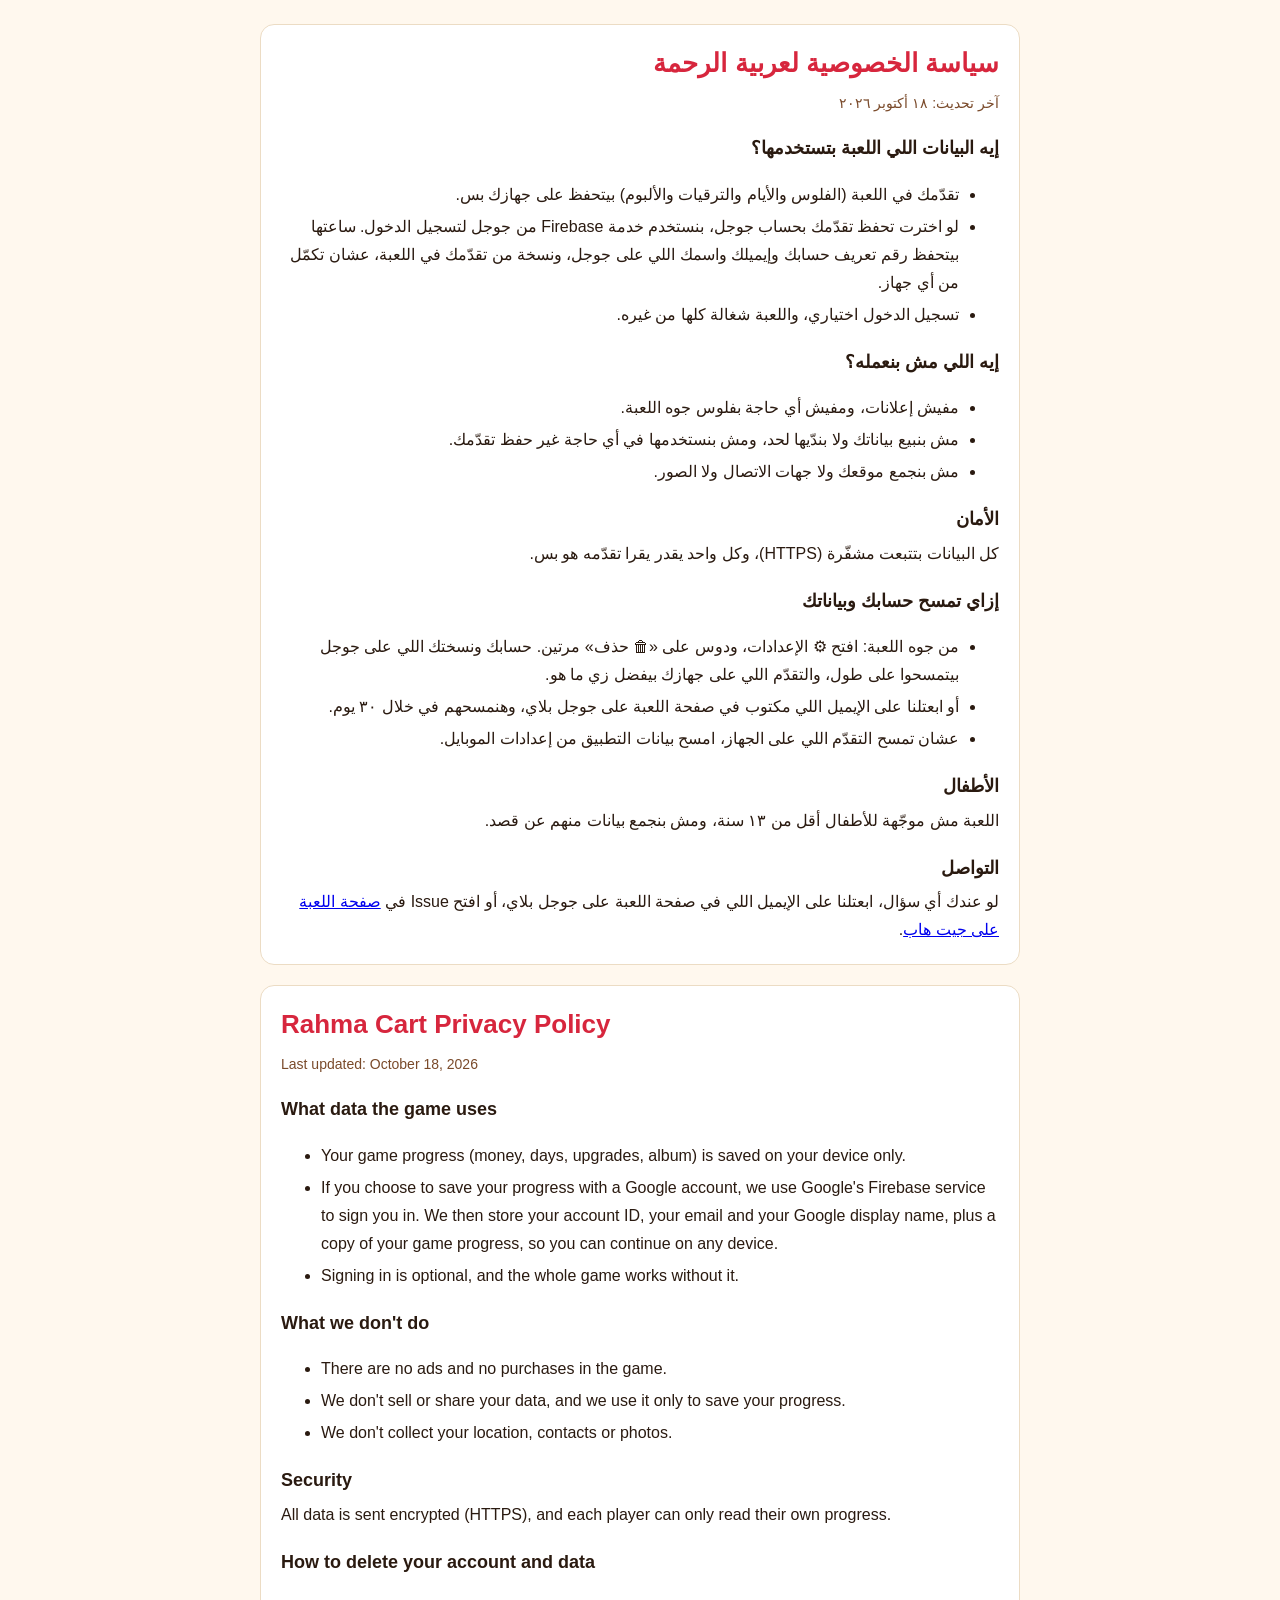
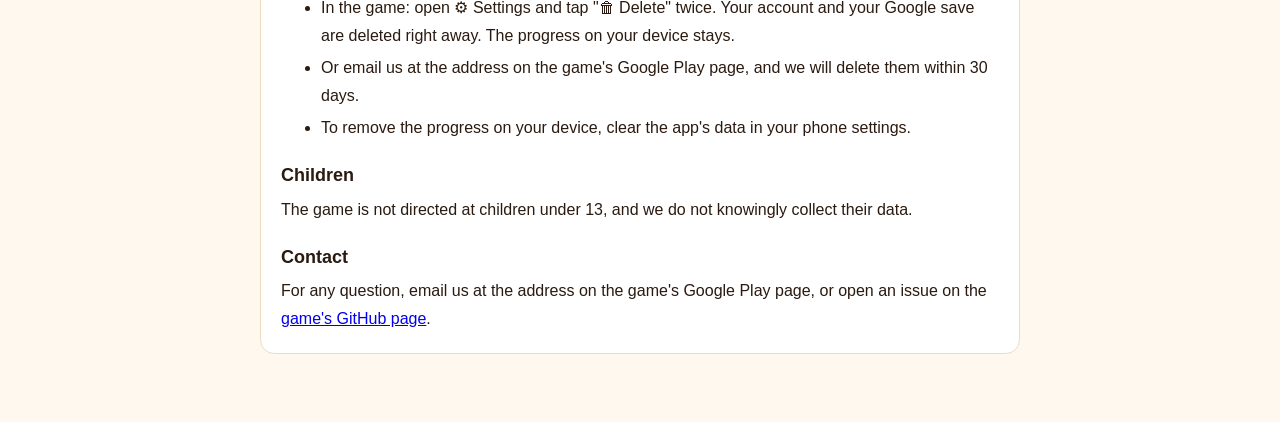
<file: privacy.html>
<!doctype html>
<html lang="ar" dir="rtl">
<head>
<meta charset="utf-8">
<meta name="viewport" content="width=device-width, initial-scale=1">
<title>سياسة الخصوصية - عربية الرحمة</title>
<style>
  :root { --bg: #fff8ee; --card: #ffffff; --text: #2a1a10; --muted: #7a4a2a; --accent: #d7263d; --line: #ecdcc4; }
  @media (prefers-color-scheme: dark) { :root { --bg: #15100c; --card: #22180f; --text: #f6ecdf; --muted: #d8b89a; --accent: #ff6b7d; --line: #3a2a1c; } }
  body { margin: 0; background: var(--bg); color: var(--text); font: 16px/1.75 Tahoma, "Segoe UI", sans-serif; }
  main { max-width: 760px; margin: 0 auto; padding: 24px 16px 48px; }
  section { background: var(--card); border: 1px solid var(--line); border-radius: 14px; padding: 8px 20px 16px; margin: 0 0 20px; }
  h1 { color: var(--accent); font-size: 26px; margin: 8px 0 4px; }
  h2 { font-size: 18px; margin: 18px 0 4px; }
  p, li { margin: 4px 0; }
  .muted { color: var(--muted); font-size: 14px; }
  [lang="en"] { direction: ltr; text-align: left; }
</style>
</head>
<body>
<main>
<section>
  <h1>سياسة الخصوصية لعربية الرحمة</h1>
  <p class="muted">آخر تحديث: ١٨ أكتوبر ٢٠٢٦</p>
  <h2>إيه البيانات اللي اللعبة بتستخدمها؟</h2>
  <ul>
    <li>تقدّمك في اللعبة (الفلوس والأيام والترقيات والألبوم) بيتحفظ على جهازك بس.</li>
    <li>لو اخترت تحفظ تقدّمك بحساب جوجل، بنستخدم خدمة Firebase من جوجل لتسجيل الدخول. ساعتها بيتحفظ رقم تعريف حسابك وإيميلك واسمك اللي على جوجل، ونسخة من تقدّمك في اللعبة، عشان تكمّل من أي جهاز.</li>
    <li>تسجيل الدخول اختياري، واللعبة شغالة كلها من غيره.</li>
  </ul>
  <h2>إيه اللي مش بنعمله؟</h2>
  <ul>
    <li>مفيش إعلانات، ومفيش أي حاجة بفلوس جوه اللعبة.</li>
    <li>مش بنبيع بياناتك ولا بندّيها لحد، ومش بنستخدمها في أي حاجة غير حفظ تقدّمك.</li>
    <li>مش بنجمع موقعك ولا جهات الاتصال ولا الصور.</li>
  </ul>
  <h2>الأمان</h2>
  <p>كل البيانات بتتبعت مشفّرة (HTTPS)، وكل واحد يقدر يقرا تقدّمه هو بس.</p>
  <h2>إزاي تمسح حسابك وبياناتك</h2>
  <ul>
    <li>من جوه اللعبة: افتح ⚙ الإعدادات، ودوس على «🗑 حذف» مرتين. حسابك ونسختك اللي على جوجل بيتمسحوا على طول، والتقدّم اللي على جهازك بيفضل زي ما هو.</li>
    <li>أو ابعتلنا على الإيميل اللي مكتوب في صفحة اللعبة على جوجل بلاي، وهنمسحهم في خلال ٣٠ يوم.</li>
    <li>عشان تمسح التقدّم اللي على الجهاز، امسح بيانات التطبيق من إعدادات الموبايل.</li>
  </ul>
  <h2>الأطفال</h2>
  <p>اللعبة مش موجّهة للأطفال أقل من ١٣ سنة، ومش بنجمع بيانات منهم عن قصد.</p>
  <h2>التواصل</h2>
  <p>لو عندك أي سؤال، ابعتلنا على الإيميل اللي في صفحة اللعبة على جوجل بلاي، أو افتح Issue في <a href="https://github.com/twisterdaark/rahma-cart">صفحة اللعبة على جيت هاب</a>.</p>
</section>

<section lang="en">
  <h1>Rahma Cart Privacy Policy</h1>
  <p class="muted">Last updated: October 18, 2026</p>
  <h2>What data the game uses</h2>
  <ul>
    <li>Your game progress (money, days, upgrades, album) is saved on your device only.</li>
    <li>If you choose to save your progress with a Google account, we use Google's Firebase service to sign you in. We then store your account ID, your email and your Google display name, plus a copy of your game progress, so you can continue on any device.</li>
    <li>Signing in is optional, and the whole game works without it.</li>
  </ul>
  <h2>What we don't do</h2>
  <ul>
    <li>There are no ads and no purchases in the game.</li>
    <li>We don't sell or share your data, and we use it only to save your progress.</li>
    <li>We don't collect your location, contacts or photos.</li>
  </ul>
  <h2>Security</h2>
  <p>All data is sent encrypted (HTTPS), and each player can only read their own progress.</p>
  <h2>How to delete your account and data</h2>
  <ul>
    <li>In the game: open ⚙ Settings and tap "🗑 Delete" twice. Your account and your Google save are deleted right away. The progress on your device stays.</li>
    <li>Or email us at the address on the game's Google Play page, and we will delete them within 30 days.</li>
    <li>To remove the progress on your device, clear the app's data in your phone settings.</li>
  </ul>
  <h2>Children</h2>
  <p>The game is not directed at children under 13, and we do not knowingly collect their data.</p>
  <h2>Contact</h2>
  <p>For any question, email us at the address on the game's Google Play page, or open an issue on the <a href="https://github.com/twisterdaark/rahma-cart">game's GitHub page</a>.</p>
</section>
</main>
</body>
</html>
</file>
